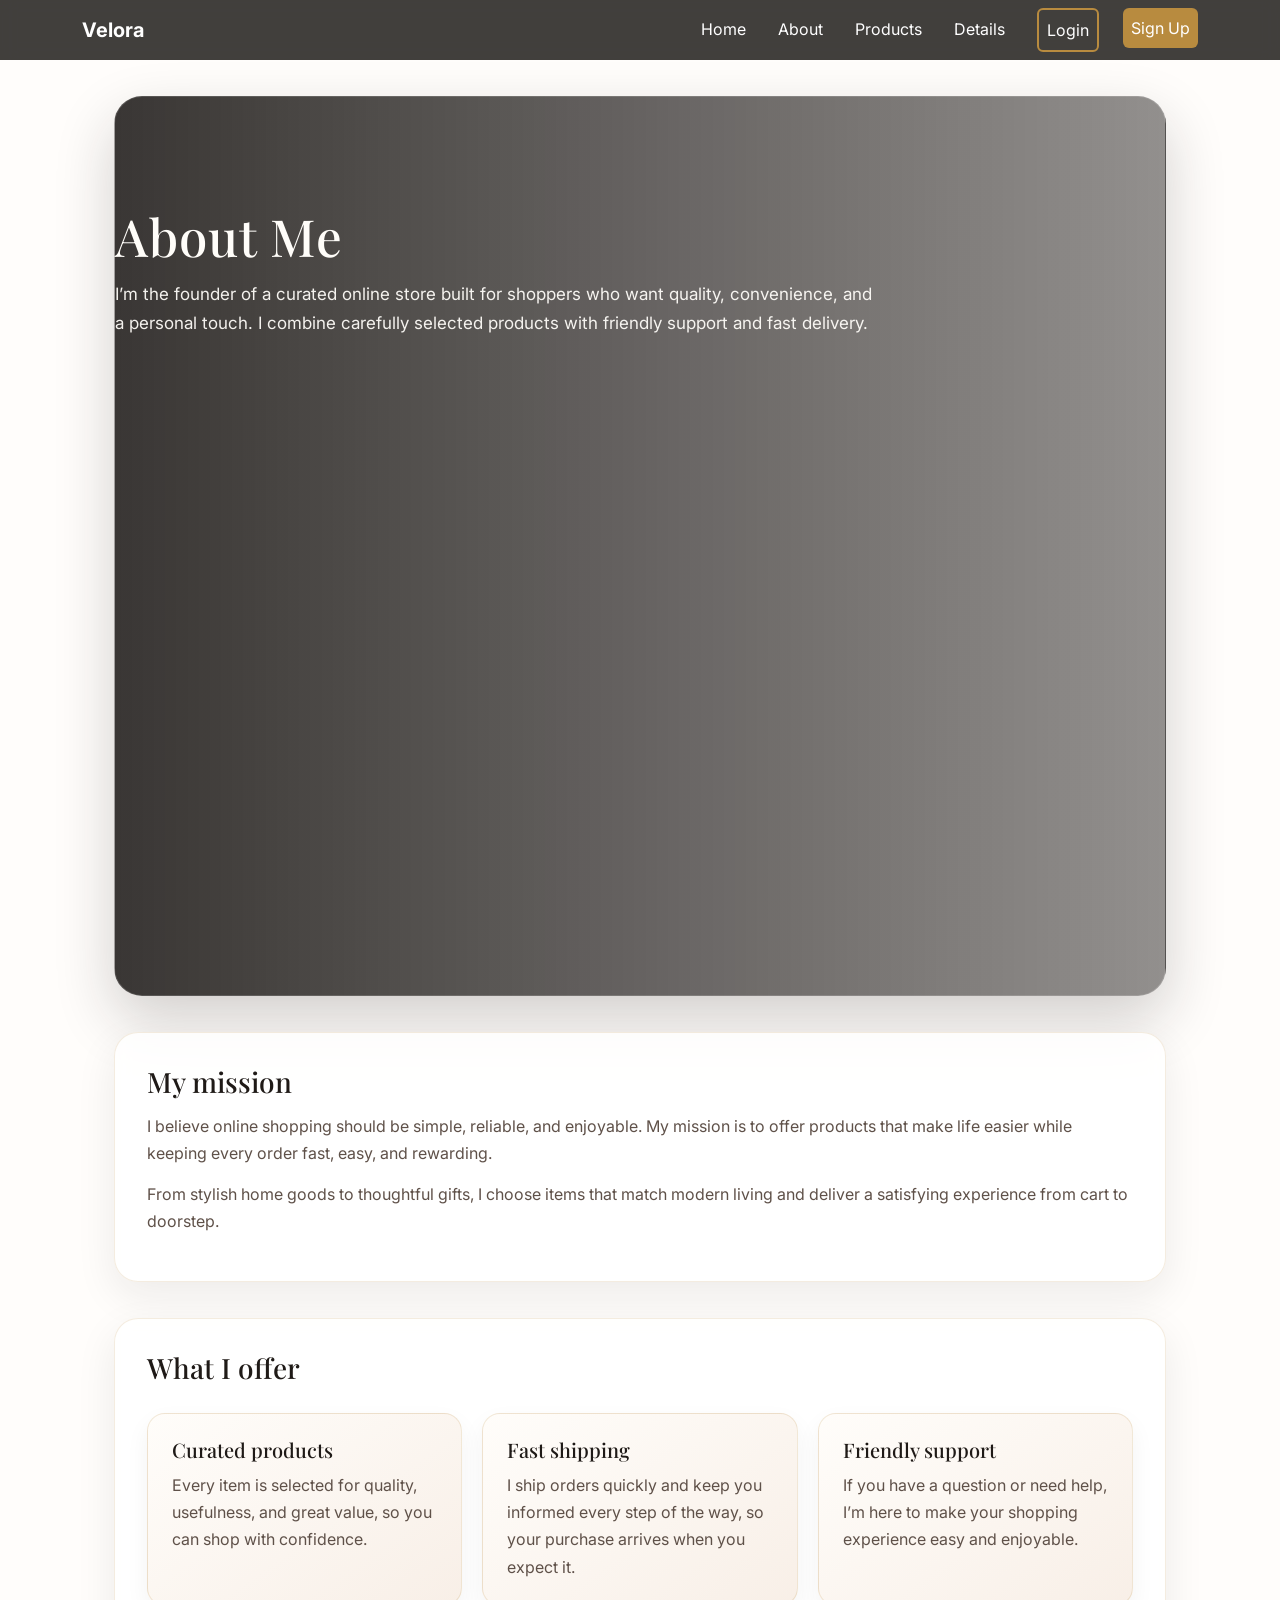
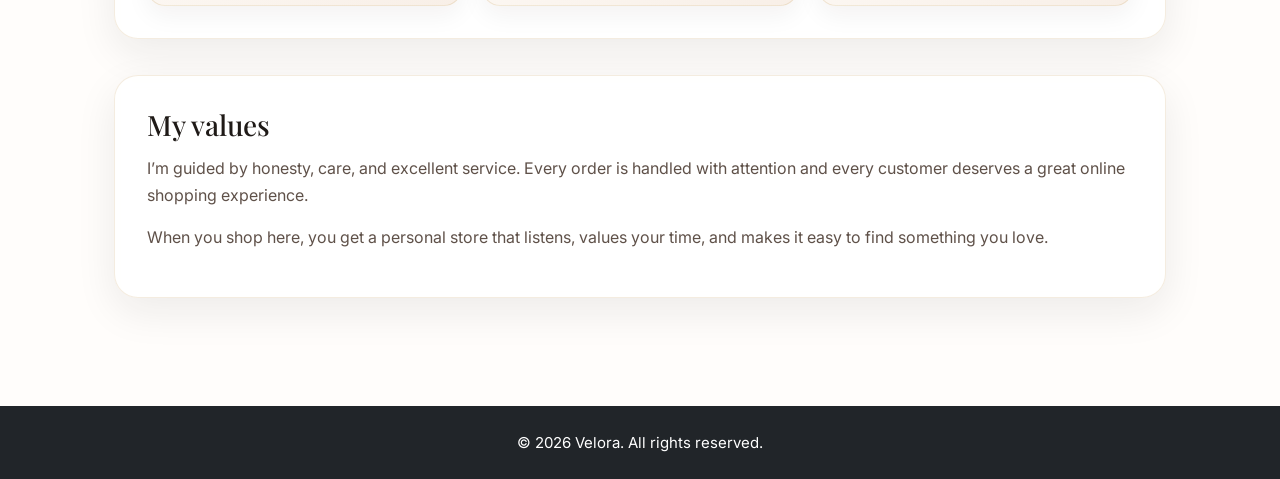
<file: about us/about.html>
<!DOCTYPE html>
<html lang="en">

<head>
  <meta charset="UTF-8" />
  <meta name="viewport" content="width=device-width, initial-scale=1.0" />
  <title>About Me - E-commerce Store</title>
  <link rel="preconnect" href="https://fonts.googleapis.com" />
  <link rel="preconnect" href="https://fonts.gstatic.com" crossorigin />
  <link
    href="https://fonts.googleapis.com/css2?family=Inter:wght@400;500;600;700&family=Playfair+Display:wght@600;700;800&display=swap"
    rel="stylesheet" />
  <link href="https://cdn.jsdelivr.net/npm/bootstrap@5.3.3/dist/css/bootstrap.min.css" rel="stylesheet" />
  <link rel="stylesheet" href="styles.css" />
  <link rel="stylesheet" href="../E-commerce/styles.css" />
</head>

<body>
  <nav id="mainNavbar" class="navbar navbar-expand-lg navbar-dark fixed-top">
    <div class="container">
      <a class="navbar-brand fw-bold" href="../E-commerce/index.html">Velora</a>
      <button class="navbar-toggler" type="button" data-bs-toggle="collapse" data-bs-target="#navbarNav"
        aria-controls="navbarNav" aria-expanded="false" aria-label="Toggle navigation">
        <span class="navbar-toggler-icon"></span>
      </button>
      <div class="collapse navbar-collapse justify-content-end" id="navbarNav">
        <ul class="navbar-nav gap-lg-3">
          <li class="nav-item"><a class="nav-link" href="../E-commerce/index.html">Home</a></li>
          <li class="nav-item"><a class="nav-link" href="about.html">About</a></li>
          <li class="nav-item"><a class="nav-link" href="../product/Product list.html">Products</a></li>
          <li class="nav-item"><a class="nav-link" href="../product details/Product details.html">Details</a></li>
          <li class="nav-item"><a class="nav-link btn btn-outline-gold ms-2" href="../Login/Login.html">Login</a></li>
          <li class="nav-item"><a class="nav-link btn btn-gold ms-2" href="../Sign in/Sign up.html">Sign Up</a></li>
        </ul>
      </div>
    </div>
  </nav>

  <main class="page" style="padding-top: 6rem;">
    <section class="hero">
      <h1>About Me</h1>
      <p>I’m the founder of a curated online store built for shoppers who want quality, convenience, and a personal
        touch. I combine carefully selected products with friendly support and fast delivery.</p>
    </section>

    <section class="section">
      <h2>My mission</h2>
      <p>I believe online shopping should be simple, reliable, and enjoyable. My mission is to offer products that make
        life easier while keeping every order fast, easy, and rewarding.</p>
      <p>From stylish home goods to thoughtful gifts, I choose items that match modern living and deliver a satisfying
        experience from cart to doorstep.</p>
    </section>

    <section class="section">
      <h2>What I offer</h2>
      <div class="cards">
        <article class="card">
          <h3>Curated products</h3>
          <p>Every item is selected for quality, usefulness, and great value, so you can shop with confidence.</p>
        </article>
        <article class="card">
          <h3>Fast shipping</h3>
          <p>I ship orders quickly and keep you informed every step of the way, so your purchase arrives when you expect
            it.</p>
        </article>
        <article class="card">
          <h3>Friendly support</h3>
          <p>If you have a question or need help, I’m here to make your shopping experience easy and enjoyable.</p>
        </article>
      </div>
    </section>

    <section class="section">
      <h2>My values</h2>
      <p>I’m guided by honesty, care, and excellent service. Every order is handled with attention and every customer
        deserves a great online shopping experience.</p>
      <p>When you shop here, you get a personal store that listens, values your time, and makes it easy to find
        something you love.</p>
    </section>
  </main>

  <footer class="py-4 text-center text-white bg-dark">
    <div class="container">
      <p class="mb-0">© <span id="year"></span> Velora. All rights reserved.</p>
    </div>
  </footer>

  <script src="https://cdn.jsdelivr.net/npm/bootstrap@5.3.3/dist/js/bootstrap.bundle.min.js"></script>
  <script>
    document.getElementById("year").textContent = new Date().getFullYear();
  </script>
</body>

</html>
</file>
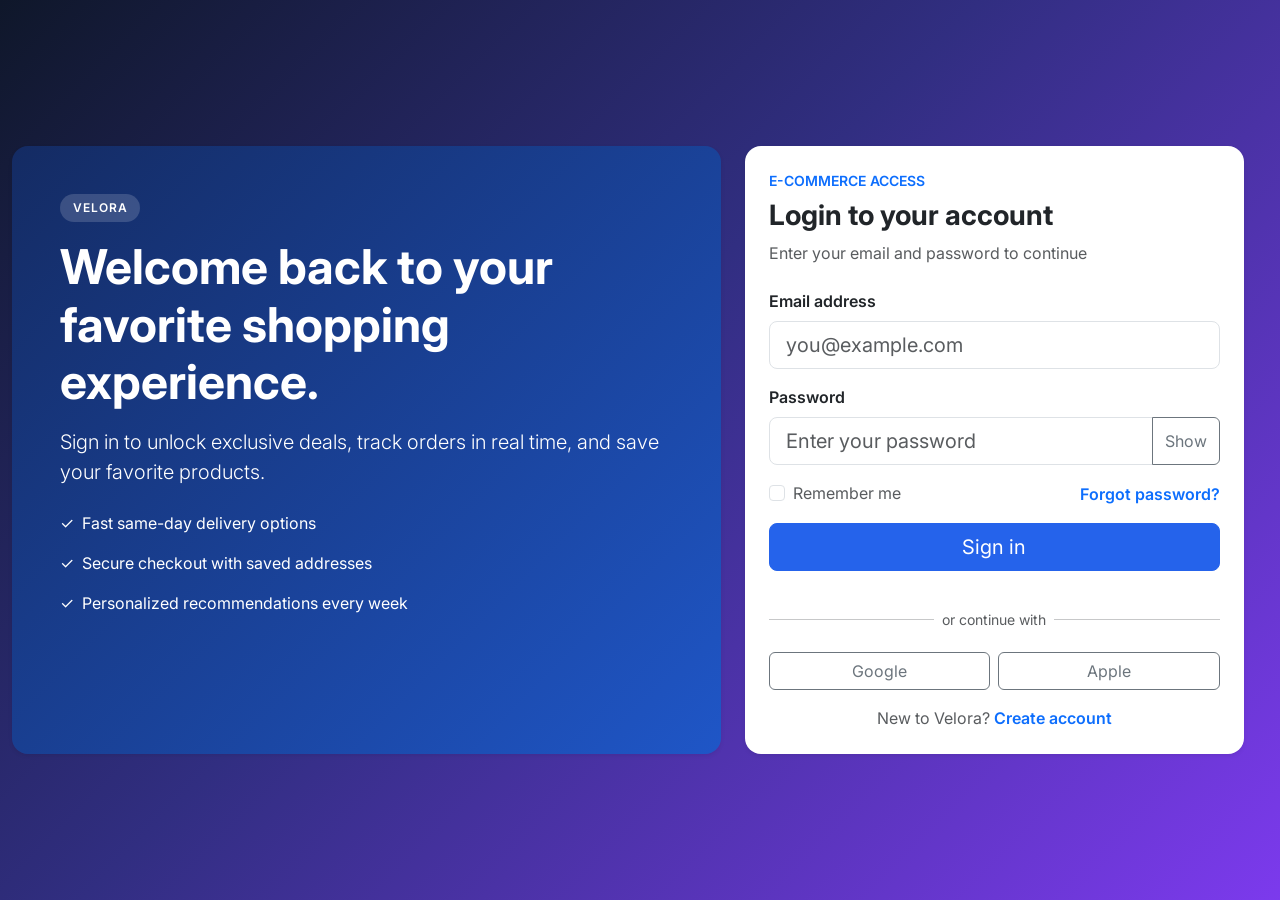
<file: Login/Login.html>
<!DOCTYPE html>
<html lang="en">

<head>
  <meta charset="UTF-8" />
  <meta name="viewport" content="width=device-width, initial-scale=1.0" />
  <title>Velora | Login</title>
  <link rel="preconnect" href="https://fonts.googleapis.com" />
  <link rel="preconnect" href="https://fonts.gstatic.com" crossorigin />
  <link href="https://fonts.googleapis.com/css2?family=Inter:wght@400;500;600;700&display=swap" rel="stylesheet" />
  <link href="https://cdn.jsdelivr.net/npm/bootstrap@5.3.3/dist/css/bootstrap.min.css" rel="stylesheet" />
  <link rel="stylesheet" href="styles.css" />
</head>

<body>
  <div class="container-fluid min-vh-100 d-flex align-items-center py-4 py-lg-5">
    <div class="row w-100 g-4 align-items-stretch">
      <div class="col-lg-7">
        <section class="hero-card h-100 p-4 p-lg-5 text-white rounded-4 shadow-sm">
          <div class="badge text-uppercase fw-semibold mb-3">Velora</div>
          <h1 class="display-5 fw-bold mb-3">Welcome back to your favorite shopping experience.</h1>
          <p class="lead mb-4">
            Sign in to unlock exclusive deals, track orders in real time, and save your favorite products.
          </p>
          <ul class="list-unstyled d-grid gap-3">
            <li><span class="me-2">✓</span>Fast same-day delivery options</li>
            <li><span class="me-2">✓</span>Secure checkout with saved addresses</li>
            <li><span class="me-2">✓</span>Personalized recommendations every week</li>
          </ul>
        </section>
      </div>

      <div class="col-lg-5">
        <section class="card border-0 shadow-sm rounded-4 p-4 p-lg-4">
          <form id="loginForm" class="needs-validation" novalidate>
            <div class="mb-4">
              <p class="text-primary fw-semibold text-uppercase small mb-2">E-commerce access</p>
              <h2 class="h3 fw-bold mb-2">Login to your account</h2>
              <p class="text-muted mb-0">Enter your email and password to continue</p>
            </div>

            <div class="mb-3">
              <label for="email" class="form-label fw-semibold">Email address</label>
              <input type="email" class="form-control form-control-lg" id="email" placeholder="you@example.com"
                required />
              <div class="invalid-feedback">Please enter a valid email address.</div>
            </div>

            <div class="mb-3">
              <label for="password" class="form-label fw-semibold">Password</label>
              <div class="input-group">
                <input type="password" class="form-control form-control-lg" id="password"
                  placeholder="Enter your password" required />
                <button class="btn btn-outline-secondary" type="button" id="togglePassword">Show</button>
              </div>
              <div class="invalid-feedback">Please enter your password.</div>
            </div>

            <div class="d-flex justify-content-between align-items-center mb-3">
              <div class="form-check">
                <input class="form-check-input" type="checkbox" id="rememberMe" />
                <label class="form-check-label text-muted" for="rememberMe">Remember me</label>
              </div>
              <a href="#" class="text-decoration-none fw-semibold">Forgot password?</a>
            </div>

            <button type="submit" class="btn btn-primary btn-lg w-100 mb-3">Sign in</button>

            <div class="d-flex align-items-center my-3">
              <hr class="flex-grow-1" />
              <span class="px-2 text-muted small">or continue with</span>
              <hr class="flex-grow-1" />
            </div>

            <div class="row g-2 mb-3">
              <div class="col-6">
                <button type="button" class="btn btn-outline-secondary w-100">Google</button>
              </div>
              <div class="col-6">
                <button type="button" class="btn btn-outline-secondary w-100">Apple</button>
              </div>
            </div>

            <p class="text-center text-muted mb-0">
              New to Velora? <a href="../Sign in/Sign up.html" class="fw-semibold text-decoration-none">Create account</a>
            </p>

            <div id="formMessage" class="alert alert-success mt-3 d-none" role="alert"></div>
          </form>
        </section>
      </div>
    </div>
  </div>

  <script src="https://cdn.jsdelivr.net/npm/bootstrap@5.3.3/dist/js/bootstrap.bundle.min.js"></script>
  <script src="script.js"></script>
</body>

</html>
</file>
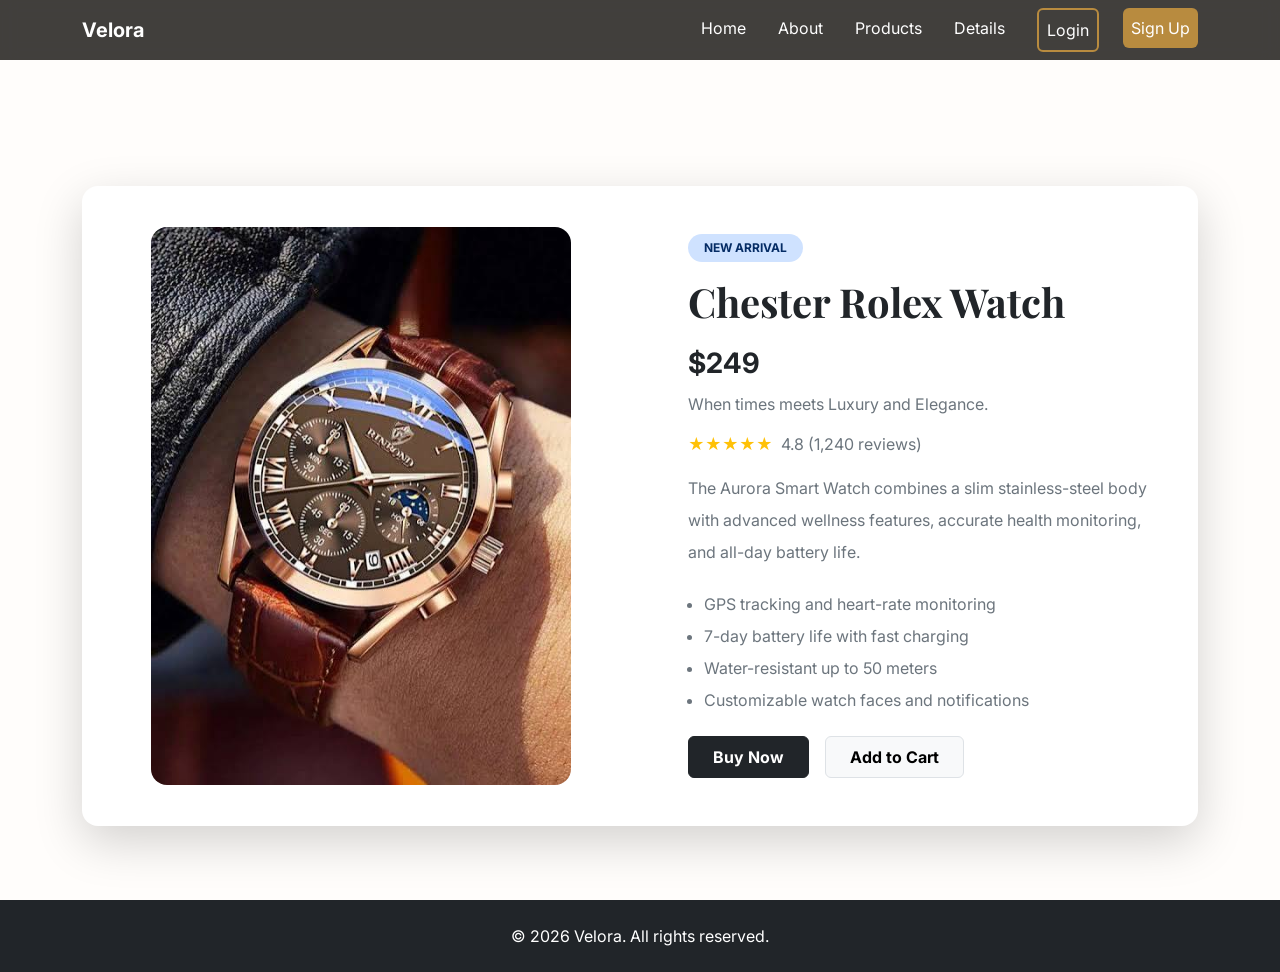
<file: product details/Product details.html>
<!DOCTYPE html>
<html lang="en">

<head>
  <meta charset="UTF-8" />
  <meta name="viewport" content="width=device-width, initial-scale=1.0" />
  <title>Product Detail Page</title>
  <link rel="preconnect" href="https://fonts.googleapis.com" />
  <link rel="preconnect" href="https://fonts.gstatic.com" crossorigin />
  <link
    href="https://fonts.googleapis.com/css2?family=Inter:wght@400;500;600;700&family=Playfair+Display:wght@600;700;800&display=swap"
    rel="stylesheet" />
  <link href="https://cdn.jsdelivr.net/npm/bootstrap@5.3.3/dist/css/bootstrap.min.css" rel="stylesheet" />
  <link rel="stylesheet" href="styles.css" />
  <link rel="stylesheet" href="../E-commerce/styles.css" />
</head>

<body>
  <nav id="mainNavbar" class="navbar navbar-expand-lg navbar-dark fixed-top">
    <div class="container">
      <a class="navbar-brand fw-bold" href="../E-commerce/index.html">Velora</a>
      <button class="navbar-toggler" type="button" data-bs-toggle="collapse" data-bs-target="#navbarNav"
        aria-controls="navbarNav" aria-expanded="false" aria-label="Toggle navigation">
        <span class="navbar-toggler-icon"></span>
      </button>
      <div class="collapse navbar-collapse justify-content-end" id="navbarNav">
        <ul class="navbar-nav gap-lg-3">
          <li class="nav-item"><a class="nav-link" href="../E-commerce/index.html">Home</a></li>
          <li class="nav-item"><a class="nav-link" href="../about us/about.html">About</a></li>
          <li class="nav-item"><a class="nav-link" href="../product/Product list.html">Products</a></li>
          <li class="nav-item"><a class="nav-link" href="Product details.html">Details</a></li>
          <li class="nav-item"><a class="nav-link btn btn-outline-gold ms-2" href="../Login/Login.html">Login</a></li>
          <li class="nav-item"><a class="nav-link btn btn-gold ms-2" href="../Sign in/Sign up.html">Sign Up</a></li>
        </ul>
      </div>
    </div>
  </nav>

  <main class="min-vh-100 d-flex align-items-center" style="padding-top: 7rem;">
    <div class="container">
      <section class="card border-0 shadow-lg overflow-hidden rounded-4">
        <div class="row g-0">
          <div class="col-lg-6 product-hero d-flex align-items-center justify-content-center">
            <img src="./images/Watch.jpg" alt="Chester Rolex Watch" class="img-fluid rounded-4" />
          </div>

          <div class="col-lg-6">
            <div class="p-4 p-lg-5">
              <span
                class="badge rounded-pill bg-primary-subtle text-primary-emphasis fw-bold text-uppercase px-3 py-2 mb-3 d-inline-block">
                New Arrival
              </span>
              <h1 class="display-6 fw-bold mb-3">Chester Rolex Watch</h1>
              <p class="fs-3 fw-bold mb-2">$249</p>
              <p class="text-secondary mb-3">When times meets Luxury and Elegance.</p>

              <div class="d-flex align-items-center gap-2 mb-3">
                <span class="text-warning">★★★★★</span>
                <span class="text-secondary">4.8 (1,240 reviews)</span>
              </div>

              <p class="text-secondary lh-lg mb-4">
                The Aurora Smart Watch combines a slim stainless-steel body with advanced
                wellness features, accurate health monitoring, and all-day battery life.
              </p>

              <ul class="text-secondary mb-4 ps-3">
                <li class="mb-2">GPS tracking and heart-rate monitoring</li>
                <li class="mb-2">7-day battery life with fast charging</li>
                <li class="mb-2">Water-resistant up to 50 meters</li>
                <li class="mb-2">Customizable watch faces and notifications</li>
              </ul>

              <div class="d-flex flex-wrap gap-3">
                <button class="btn btn-dark px-4 py-2 fw-bold">Buy Now</button>
                <button class="btn btn-light border px-4 py-2 fw-bold">Add to Cart</button>
              </div>
            </div>
          </div>
        </div>
      </section>
    </div>
  </main>

  <footer class="py-4 text-center text-white bg-dark">
    <div class="container">
      <p class="mb-0">© <span id="year"></span> Velora. All rights reserved.</p>
    </div>
  </footer>

  <script src="https://cdn.jsdelivr.net/npm/bootstrap@5.3.3/dist/js/bootstrap.bundle.min.js"></script>
  <script>
    document.getElementById("year").textContent = new Date().getFullYear();
  </script>
</body>

</html>
</file>
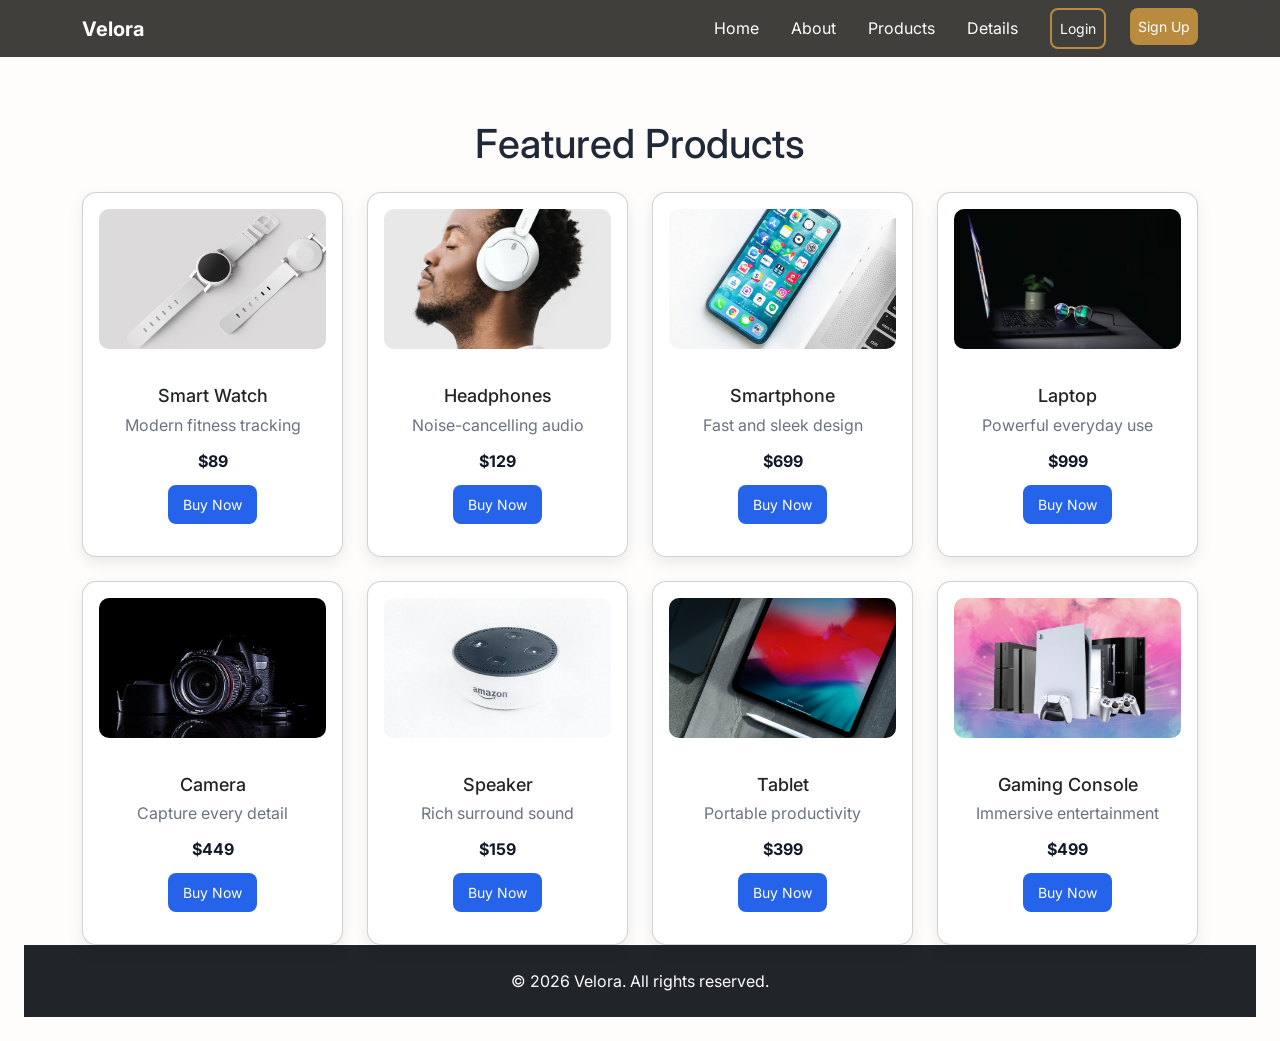
<file: product/Product list.html>
<!DOCTYPE html>
<html lang="en">

<head>
  <meta charset="UTF-8" />
  <meta name="viewport" content="width=device-width, initial-scale=1.0" />
  <title>Product List</title>
  <link rel="preconnect" href="https://fonts.googleapis.com" />
  <link rel="preconnect" href="https://fonts.gstatic.com" crossorigin />
  <link
    href="https://fonts.googleapis.com/css2?family=Inter:wght@400;500;600;700&family=Playfair+Display:wght@600;700;800&display=swap"
    rel="stylesheet" />
  <link href="https://cdn.jsdelivr.net/npm/bootstrap@5.3.3/dist/css/bootstrap.min.css" rel="stylesheet" />
  <link rel="stylesheet" href="styles.css" />
  <link rel="stylesheet" href="../E-commerce/styles.css" />
</head>

<body>
  <nav id="mainNavbar" class="navbar navbar-expand-lg navbar-dark fixed-top">
    <div class="container">
      <a class="navbar-brand fw-bold" href="../E-commerce/index.html">Velora</a>
      <button class="navbar-toggler" type="button" data-bs-toggle="collapse" data-bs-target="#navbarNav"
        aria-controls="navbarNav" aria-expanded="false" aria-label="Toggle navigation">
        <span class="navbar-toggler-icon"></span>
      </button>
      <div class="collapse navbar-collapse justify-content-end" id="navbarNav">
        <ul class="navbar-nav gap-lg-3">
          <li class="nav-item"><a class="nav-link" href="../E-commerce/index.html">Home</a></li>
          <li class="nav-item"><a class="nav-link" href="../about us/about.html">About</a></li>
          <li class="nav-item"><a class="nav-link" href="Product list.html">Products</a></li>
          <li class="nav-item"><a class="nav-link" href="../product details/Product details.html">Details</a></li>
          <li class="nav-item"><a class="nav-link btn btn-outline-gold ms-2" href="../Login/Login.html">Login</a></li>
          <li class="nav-item"><a class="nav-link btn btn-gold ms-2" href="../Sign in/Sign up.html">Sign Up</a></li>
        </ul>
      </div>
    </div>
  </nav>

  <main style="padding-top: 6rem;">
    <h1 class="text-center mb-4">Featured Products</h1>
    <div class="container">
      <div class="row g-4">
        <div class="col-12 col-sm-6 col-lg-3">
          <div class="card h-100">
            <img src="./image/watch.jpg" alt="Smart Watch" class="card-img-top">
            <div class="card-body text-center">
              <h3 class="card-title">Smart Watch</h3>
              <p class="card-text">Modern fitness tracking</p>
              <span class="price">$89</span>
              <a href="#" class="btn">Buy Now</a>
            </div>
          </div>
        </div>
        <div class="col-12 col-sm-6 col-lg-3">
          <div class="card h-100">
            <img src="./image/Headphone.jpg" alt="Headphones" class="card-img-top">
            <div class="card-body text-center">
              <h3 class="card-title">Headphones</h3>
              <p class="card-text">Noise-cancelling audio</p>
              <span class="price">$129</span>
              <a href="#" class="btn">Buy Now</a>
            </div>
          </div>
        </div>
        <div class="col-12 col-sm-6 col-lg-3">
          <div class="card h-100">
            <img src="./image/phone.jpg" alt="Smartphone" class="card-img-top">
            <div class="card-body text-center">
              <h3 class="card-title">Smartphone</h3>
              <p class="card-text">Fast and sleek design</p>
              <span class="price">$699</span>
              <a href="#" class="btn">Buy Now</a>
            </div>
          </div>
        </div>
        <div class="col-12 col-sm-6 col-lg-3">
          <div class="card h-100">
            <img src="./image/Laptop.jpg" alt="Laptop" class="card-img-top">
            <div class="card-body text-center">
              <h3 class="card-title">Laptop</h3>
              <p class="card-text">Powerful everyday use</p>
              <span class="price">$999</span>
              <a href="#" class="btn">Buy Now</a>
            </div>
          </div>
        </div>
        <div class="col-12 col-sm-6 col-lg-3">
          <div class="card h-100">
            <img src="./image/Camera.jpg" alt="Camera" class="card-img-top">
            <div class="card-body text-center">
              <h3 class="card-title">Camera</h3>
              <p class="card-text">Capture every detail</p>
              <span class="price">$449</span>
              <a href="#" class="btn">Buy Now</a>
            </div>
          </div>
        </div>
        <div class="col-12 col-sm-6 col-lg-3">
          <div class="card h-100">
            <img src="./image/Speaker.jpg" alt="Speaker" class="card-img-top">
            <div class="card-body text-center">
              <h3 class="card-title">Speaker</h3>
              <p class="card-text">Rich surround sound</p>
              <span class="price">$159</span>
              <a href="#" class="btn">Buy Now</a>
            </div>
          </div>
        </div>
        <div class="col-12 col-sm-6 col-lg-3">
          <div class="card h-100">
            <img src="./image/Tablet.jpg" alt="Tablet" class="card-img-top">
            <div class="card-body text-center">
              <h3 class="card-title">Tablet</h3>
              <p class="card-text">Portable productivity</p>
              <span class="price">$399</span>
              <a href="#" class="btn">Buy Now</a>
            </div>
          </div>
        </div>
        <div class="col-12 col-sm-6 col-lg-3">
          <div class="card h-100">
            <img src="./image/Console.jpg" alt="Gaming Console" class="card-img-top">
            <div class="card-body text-center">
              <h3 class="card-title">Gaming Console</h3>
              <p class="card-text">Immersive entertainment</p>
              <span class="price">$499</span>
              <a href="#" class="btn">Buy Now</a>
            </div>
          </div>
        </div>
      </div>
    </div>
  </main>

  <footer class="py-4 text-center text-white bg-dark">
    <div class="container-fluid">
      <p class="mb-0">© <span id="year"></span> Velora. All rights reserved.</p>
    </div>
  </footer>

  <script src="https://cdn.jsdelivr.net/npm/bootstrap@5.3.3/dist/js/bootstrap.bundle.min.js"></script>
  <script>
    document.getElementById("year").textContent = new Date().getFullYear();
  </script>
</body>

</html>
</file>
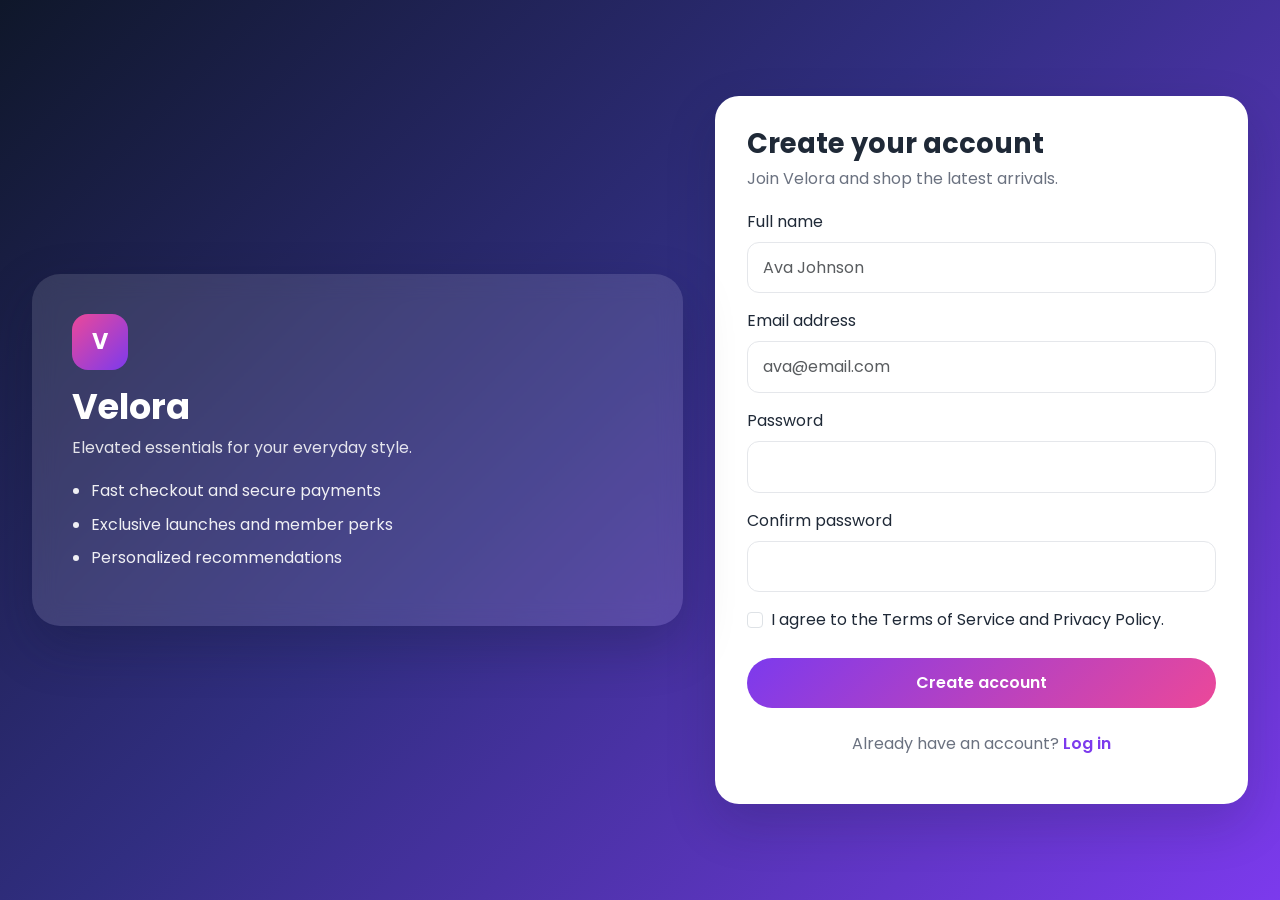
<file: Sign in/sign up.html>
<!DOCTYPE html>
<html lang="en">

<head>
  <meta charset="UTF-8" />
  <meta name="viewport" content="width=device-width, initial-scale=1.0" />
  <title>Velora | Sign Up</title>
  <link href="https://cdn.jsdelivr.net/npm/bootstrap@5.3.3/dist/css/bootstrap.min.css" rel="stylesheet" />
  <link rel="preconnect" href="https://fonts.googleapis.com" />
  <link rel="preconnect" href="https://fonts.gstatic.com" crossorigin />
  <link href="https://fonts.googleapis.com/css2?family=Poppins:wght@300;400;500;600;700&display=swap"
    rel="stylesheet" />
  <link rel="stylesheet" href="styles.css" />
</head>

<body>
  <div class="page-shell">
    <div class="brand-panel">
      <div class="brand-badge">V</div>
      <h1>Velora</h1>
      <p>Elevated essentials for your everyday style.</p>
      <ul class="feature-list">
        <li>Fast checkout and secure payments</li>
        <li>Exclusive launches and member perks</li>
        <li>Personalized recommendations</li>
      </ul>
    </div>

    <div class="signup-card">
      <h2>Create your account</h2>
      <p class="subtitle">Join Velora and shop the latest arrivals.</p>

      <form id="signupForm" novalidate>
        <div class="row g-3">
          <div class="col-12">
            <label class="form-label" for="fullName">Full name</label>
            <input type="text" class="form-control" id="fullName" placeholder="Ava Johnson" required />
          </div>
          <div class="col-12">
            <label class="form-label" for="email">Email address</label>
            <input type="email" class="form-control" id="email" placeholder="ava@email.com" required />
          </div>
          <div class="col-12">
            <label class="form-label" for="password">Password</label>
            <input type="password" class="form-control" id="password" required />
          </div>
          <div class="col-12">
            <label class="form-label" for="confirmPassword">Confirm password</label>
            <input type="password" class="form-control" id="confirmPassword" required />
          </div>
        </div>

        <div class="form-check mt-3">
          <input class="form-check-input" type="checkbox" id="terms" required />
          <label class="form-check-label" for="terms">
            I agree to the Terms of Service and Privacy Policy.
          </label>
        </div>

        <button type="submit" class="btn btn-primary w-100 mt-4">Create account</button>
        <div id="formMessage" class="mt-3"></div>
      </form>

      <p class="login-link mt-4">Already have an account? <a href="../Login/Login.html">Log in</a></p>
    </div>
  </div>

  <script src="script.js"></script>
</body>

</html>
</file>
<file: about us/styles.css>
body {
  margin: 0;
  padding: 0;
  font-family: "Inter", sans-serif;
  color: #2f241d;
  background:
    radial-gradient(circle at top left, rgba(184, 139, 63, 0.16), transparent 28%),
    linear-gradient(135deg, #fcf8f2 0%, #f4ebe2 100%);
  line-height: 1.7;
}

.page {
  max-width: 1100px;
  margin: 0 auto;
  padding: 40px 24px 72px;
}

.hero {
  background:
    linear-gradient(135deg, rgba(31, 26, 23, 0.95), rgba(100, 68, 37, 0.9)),
    url("https://images.unsplash.com/photo-1524758631624-e2822e304c36?auto=format&fit=crop&w=1400&q=80") center/cover no-repeat;
  color: #fffdf9;
  padding: 56px 40px;
  border-radius: 28px;
  box-shadow: 0 24px 60px rgba(31, 26, 23, 0.2);
  border: 1px solid rgba(255, 255, 255, 0.14);
}

.hero h1 {
  margin: 0 0 16px;
  font-family: "Playfair Display", serif;
  font-size: clamp(40px, 4vw, 60px);
  line-height: 1.08;
  letter-spacing: 0.02em;
}

.hero p {
  margin: 0;
  font-size: 17px;
  max-width: 760px;
  opacity: 0.94;
}

.section {
  margin-top: 36px;
  background: rgba(255, 255, 255, 0.82);
  backdrop-filter: blur(8px);
  border-radius: 24px;
  padding: 32px;
  box-shadow: 0 14px 40px rgba(31, 26, 23, 0.08);
  border: 1px solid rgba(184, 139, 63, 0.16);
}

.section h2 {
  margin-top: 0;
  font-family: "Playfair Display", serif;
  font-size: 28px;
  color: #1f1a17;
}

.section p {
  margin: 14px 0;
  color: #5f5149;
}

.cards {
  display: grid;
  gap: 20px;
  grid-template-columns: repeat(auto-fit, minmax(220px, 1fr));
  margin-top: 28px;
}

.card {
  border: 1px solid rgba(184, 139, 63, 0.18);
  border-radius: 18px;
  padding: 24px;
  background: linear-gradient(145deg, #fffdfa, #f8efe7);
  box-shadow: 0 10px 24px rgba(31, 26, 23, 0.05);
  transition: transform 0.2s ease, box-shadow 0.2s ease;
}

.card:hover {
  transform: translateY(-4px);
  box-shadow: 0 14px 30px rgba(31, 26, 23, 0.09);
}

.card h3 {
  margin: 0 0 10px;
  font-family: "Playfair Display", serif;
  font-size: 20px;
  color: #1f1a17;
}

.card p {
  margin: 0;
  color: #5f5149;
}

footer {
  margin-top: 36px;
  text-align: center;
  color: #7b6d62;
  font-size: 15px;
}
</file>
<file: E-commerce/styles.css>
* {
  box-sizing: border-box;
}

html {
  scroll-behavior: smooth;
}

body {
  font-family: 'Inter', sans-serif;
  color: #1f1a17;
  background: #fffdfb;
}

.navbar {
  background: rgba(18, 15, 13, 0.8);
  backdrop-filter: blur(8px);
  transition: background 0.3s ease;
}

.navbar-brand,
.nav-link {
  color: #fff !important;
}

.hero {
  min-height: 100vh;
  padding: 7rem 0 4rem;
  background:
    linear-gradient(90deg, rgba(14, 10, 8, 0.82), rgba(14, 10, 8, 0.45)),
    url('https://images.unsplash.com/photo-1524758631624-e2822e304c36?auto=format&fit=crop&w=1600&q=80') center/cover no-repeat;
}

.hero h1,
.display-6,
.display-4 {
  font-family: 'Playfair Display', serif;
}

.hero-card {
  background: rgba(255, 255, 255, 0.9);
  color: #1f1a17;
}

.section-label {
  color: #b88b3f;
  font-weight: 700;
  letter-spacing: 0.25em;
  text-transform: uppercase;
  font-size: 0.8rem;
}

.breadcrumb {
  background: transparent;
  padding: 0;
  margin: 0;
}

.breadcrumb-item + .breadcrumb-item::before {
  color: rgba(255, 255, 255, 0.7);
}

.breadcrumb-item a {
  color: rgba(255, 255, 255, 0.9);
  text-decoration: none;
}

.breadcrumb-item.active {
  color: #fff;
}

.btn-gold {
  background: #b88b3f;
  color: #fff;
  border: none;
}

.btn-outline-gold {
  background: transparent;
  color: #b88b3f;
  border: 2px solid #b88b3f;
}

.btn-gold:hover {
  background: #8f6428;
  color: #fff;
}



.product-card {
  transition: transform 0.25s ease, box-shadow 0.25s ease;
}

.product-card:hover {
  transform: translateY(-6px);
  box-shadow: 0 16px 40px rgba(0, 0, 0, 0.12) !important;
}

.product-card img {
  height: 240px;
  object-fit: cover;
}

.bg-soft {
  background: #f8efe7;
}

.about-list li {
  padding: 0.4rem 0;
  color: #6c6763;
}

.toast-message {
  position: fixed;
  right: 1.25rem;
  bottom: 1.25rem;
  background: #1f1a17;
  color: #fff;
  padding: 0.8rem 1rem;
  border-radius: 999px;
  opacity: 0;
  pointer-events: none;
  transform: translateY(10px);
  transition: opacity 0.25s ease, transform 0.25s ease;
  z-index: 1050;
}

.toast-message.show {
  opacity: 1;
  transform: translateY(0);
}
</file>
<file: Login/styles.css>
body {
  font-family: "Inter", sans-serif;
  background: linear-gradient(135deg, #0f172a, #312e81 45%, #7c3aed);
  color: #1f2937;
}

.container-fluid {
  max-width: 1400px;
  margin: 0 auto;
}

.hero-card {
  background: linear-gradient(135deg, #142b63 0%, #1f56c7 100%);
  min-height: 560px;
}

.hero-card .badge {
  display: inline-block;
  background: rgba(255, 255, 255, 0.16);
  padding: 0.5rem 0.8rem;
  border-radius: 999px;
  letter-spacing: 0.08em;
}

.card {
  background: #fff;
}

.form-control:focus {
  border-color: #2563eb;
  box-shadow: 0 0 0 0.25rem rgba(37, 99, 235, 0.15);
}

.btn-primary {
  background: #2563eb;
  border-color: #2563eb;
}

.btn-primary:hover {
  background: #1d4ed8;
  border-color: #1d4ed8;
}

@media (max-width: 991px) {
  .hero-card {
    min-height: auto;
  }
}
</file>
<file: product details/styles.css>
:root {
  color-scheme: light;
  font-family: Inter, "Segoe UI", Roboto, Arial, sans-serif;
  background: #f5f7fb;
  color: #162033;
}

* {
  box-sizing: border-box;
}

body {
  margin: 0;
  min-height: 100vh;
  background: linear-gradient(135deg, #eef2ff 0%, #f9fafc 100%);
}

.product-hero {
  min-height: 320px;
  overflow: hidden;
}

.product-hero img {
  max-width: 420px;
  width: 100%;
  height: auto;
  display: block;
}

.product-hero img:hover {
  transform: scale(1.6);
  transition: all 0.8s ease-in-out;
}

@media (max-width: 991.98px) {
  .product-hero {
    min-height: 280px;
  }
}
</file>
<file: product/styles.css>
* { box-sizing: border-box; }
body {
  margin: 0;
  font-family: Arial, sans-serif;
  background: #f4f7fb;
  color: #222;
  padding: 24px;
}

h1 {
  text-align: center;
  margin-bottom: 24px;
  color: #1f2937;
}

.product-grid {
  display: grid;
  grid-template-columns: repeat(4, 1fr);
  gap: 20px;
  max-width: 1200px;
  margin: 0 auto;
}

.card {
  background: white;
  border-radius: 14px;
  padding: 16px;
  box-shadow: 0 6px 16px rgba(0, 0, 0, 0.08);
  text-align: center;
  transition: transform 0.25s ease, box-shadow 0.25s ease;
}

.card:hover {
  transform: translateY(-6px);
  box-shadow: 0 14px 30px rgba(0, 0, 0, 0.12);
}

.card img {
  width: 100%;
  height: 140px;
  object-fit: cover;
  border-radius: 10px;
  margin-bottom: 12px;
  background: #e5e7eb;
}

.card h3 {
  margin: 8px 0 6px;
  font-size: 18px;
}

.card p {
  margin: 0 0 12px;
  color: #6b7280;
}

.price {
  font-weight: bold;
  color: #111827;
  margin-bottom: 12px;
  display: block;
}

.btn {
  display: inline-block;
  text-decoration: none;
  background: #2563eb;
  color: white;
  padding: 8px 14px;
  border-radius: 8px;
  font-size: 14px;
}

.btn:hover {
  background: #1d4ed8;
}

@media (max-width: 900px) {
  .product-grid {
    grid-template-columns: repeat(2, 1fr);
  }
}

@media (max-width: 560px) {
  .product-grid {
    grid-template-columns: 1fr;
  }
}
</file>
<file: Sign in/styles.css>
:root {
  --bg: #0f172a;
  --panel: #ffffff;
  --primary: #7c3aed;
  --accent: #ec4899;
  --text: #1f2937;
}

* {
  box-sizing: border-box;
}

body {
  margin: 0;
  font-family: 'Poppins', sans-serif;
  background: linear-gradient(135deg, #0f172a, #312e81 45%, #7c3aed);
  min-height: 100vh;
  color: var(--text);
}

.page-shell {
  min-height: 100vh;
  display: grid;
  grid-template-columns: 1.1fr 0.9fr;
  align-items: center;
  padding: 2rem;
  gap: 2rem;
}

.brand-panel {
  background: rgba(255, 255, 255, 0.12);
  color: white;
  padding: 2.5rem;
  border-radius: 28px;
  backdrop-filter: blur(12px);
  box-shadow: 0 20px 50px rgba(15, 23, 42, 0.25);
}

.brand-badge {
  width: 56px;
  height: 56px;
  display: grid;
  place-items: center;
  border-radius: 16px;
  background: linear-gradient(135deg, var(--accent), var(--primary));
  font-size: 1.4rem;
  font-weight: 700;
  margin-bottom: 1rem;
}

.brand-panel h1 {
  font-size: 2.2rem;
  font-weight: 700;
  margin-bottom: 0.5rem;
}

.brand-panel p {
  color: rgba(255, 255, 255, 0.86);
  max-width: 420px;
}

.feature-list {
  padding-left: 1.2rem;
  margin-top: 1.2rem;
  color: rgba(255, 255, 255, 0.92);
}

.feature-list li {
  margin-bottom: 0.6rem;
}

.signup-card {
  background: var(--panel);
  padding: 2rem;
  border-radius: 24px;
  box-shadow: 0 20px 50px rgba(15, 23, 42, 0.18);
}

.signup-card h2 {
  font-size: 1.7rem;
  font-weight: 700;
  margin-bottom: 0.35rem;
}

.subtitle {
  color: #6b7280;
  margin-bottom: 1.2rem;
}

.form-control {
  border-radius: 12px;
  padding: 0.8rem 0.95rem;
  border: 1px solid #e5e7eb;
}

.form-control:focus {
  border-color: var(--primary);
  box-shadow: 0 0 0 0.2rem rgba(124, 58, 237, 0.15);
}

.btn-primary {
  background: linear-gradient(135deg, var(--primary), var(--accent));
  border: none;
  border-radius: 999px;
  padding: 0.8rem 1rem;
  font-weight: 600;
}

.btn-primary:hover {
  opacity: 0.95;
}

.login-link {
  text-align: center;
  color: #6b7280;
}

.login-link a {
  color: var(--primary);
  font-weight: 600;
  text-decoration: none;
}

@media (max-width: 900px) {
  .page-shell {
    grid-template-columns: 1fr;
    padding: 1rem;
  }

  .brand-panel {
    padding: 1.5rem;
  }
}
</file>
